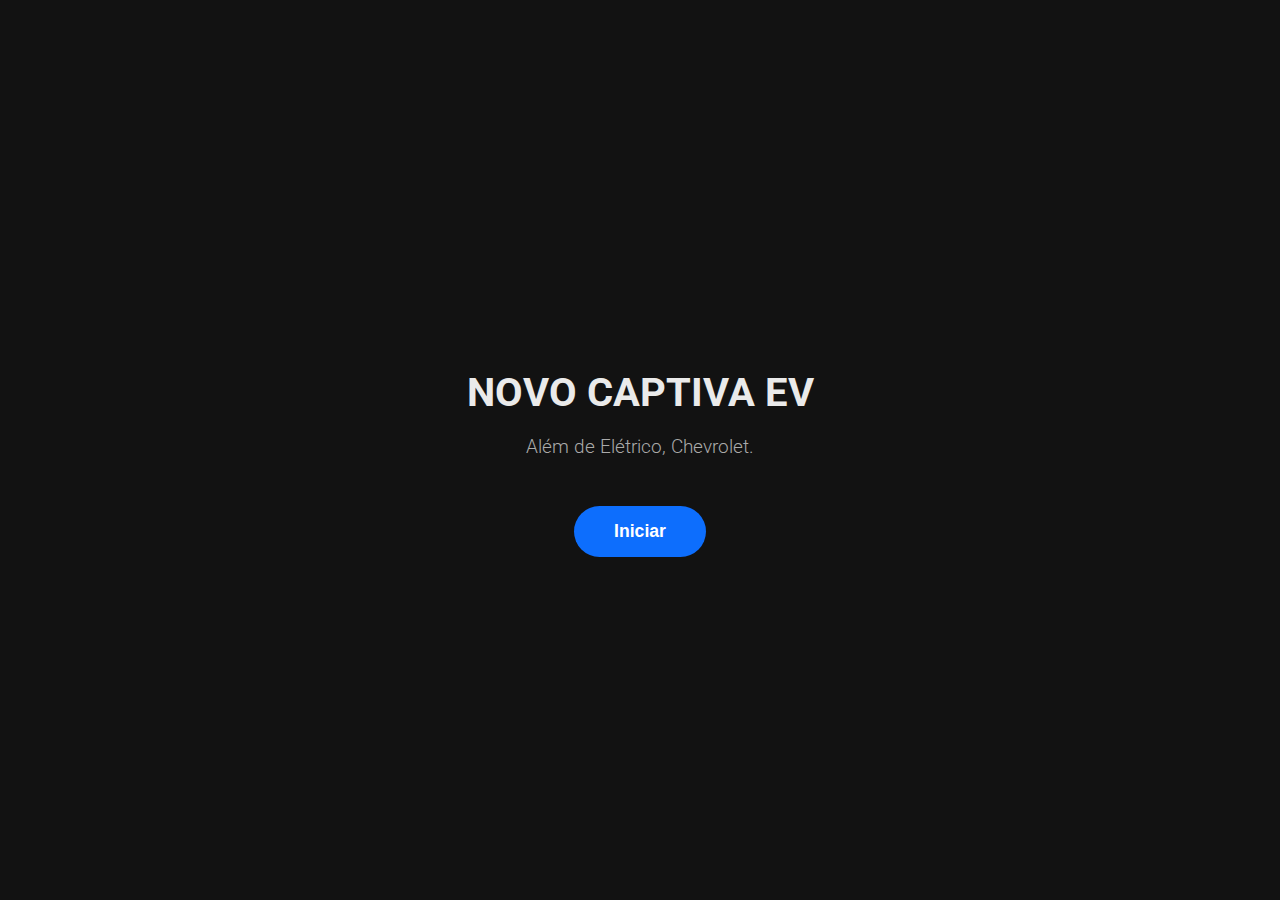
<file: index.html>
<!DOCTYPE html>
<html lang="pt-BR">
<head>
    <meta charset="UTF-8">
    <meta name="viewport" content="width=device-width, initial-scale=1.0">
    <title>Treinamento de Lançamento - Chevrolet</title>
    <link rel="stylesheet" href="style.css">
</head>
<body>
    <div class="container" id="cover-page">
        <header>
            <h1>NOVO CAPTIVA EV</h1>
            <p>Além de Elétrico, Chevrolet.</p>
        </header>
        <main>
            <button id="start-button" class="cta-button">Iniciar</button>
        </main>
    </div>

    <div id="group-modal" class="modal-overlay" style="display: none;">
        <div class="modal-content">
            <h2>Identificação do Grupo</h2>
            <p>Por favor, insira o número do seu grupo para continuar.</p>
            <input type="number" id="group-number-input" placeholder="Digite o número aqui">
            <button id="submit-group-button" class="cta-button">Continuar</button>
        </div>
    </div>

    <script>
        const startButton = document.getElementById('start-button');
        const groupModal = document.getElementById('group-modal');
        const submitGroupButton = document.getElementById('submit-group-button');
        const groupNumberInput = document.getElementById('group-number-input');

        startButton.addEventListener('click', () => {
            groupModal.style.display = 'flex';
        });

        submitGroupButton.addEventListener('click', () => {
            const groupNumber = groupNumberInput.value;
            if (groupNumber) {
                localStorage.setItem('groupNumber', groupNumber);
                window.location.href = 'perfis.html';
            } else {
                alert('Por favor, insira o número do grupo.');
            }
        });
    </script>
</body>
</html>
</file>
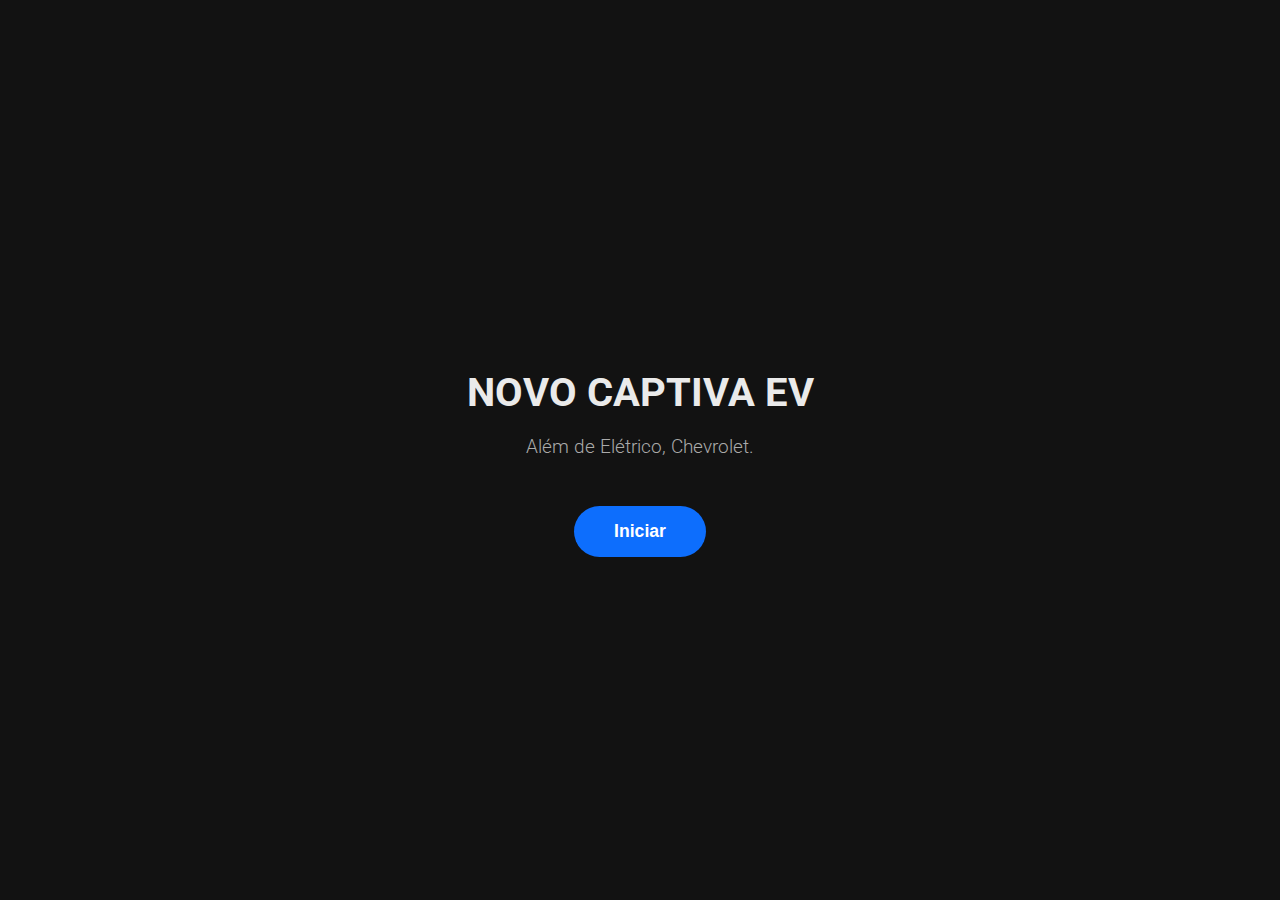
<file: audios.html>
<!DOCTYPE html>
<html lang="pt-BR">
<head>
    <meta charset="UTF-8">
    <meta name="viewport" content="width=device-width, initial-scale=1.0">
    <title>Seleção de Conteúdo - Território EV</title>
    <link rel="stylesheet" href="style.css">
</head>
<body>
    <div class="container">
        <header class="page-header">
            <h2>Explore os Pilares do Território EV</h2>
            <p>Clique em um dos temas abaixo para ouvir o conteúdo. Após ouvir, responda à pergunta final.</p>
        </header>

        <main id="content-grid">
            <div class="content-card" data-audio-src="design.m4a" data-title="DESIGN">
                <h3>DESIGN</h3>
                <p>Identidade Visual, interior ousado e a tecnologia da central multimídia.</p>
            </div>
            <div class="content-card" data-audio-src="especificacoes.m4a" data-title="ESPECIFICAÇÕES TÉCNICAS">
                <h3>ESPECIFICAÇÕES TÉCNICAS</h3>
                <p>Desempenho, agilidade, boa autonomia para Uso Urbano, capacidade da bateria e carga rápida para viagens.</p>
            </div>
            <div class="content-card" data-audio-src="seguranca.m4a" data-title="RECURSOS DE SEGURANÇA">
                <h3>RECURSOS DE SEGURANÇA</h3>
                <p>Recursos básicos de segurança, sistemas de assistência ao trânsito e os Sistemas Avançados de Condução.</p>
            </div>
            <div class="content-card" data-audio-src="conforto.m4a" data-title="CONFORTO E CONVENIÊNCIA">
                <h3>CONFORTO E CONVENIÊNCIA</h3>
                <p>Silêncio e o conforto na rodagem, praticidade e tecnologias de acesso ao veículo e interior com conforto climático.</p>
            </div>
        </main>

        <form id="response-form" class="response-section">
            <label for="client-response">Quais são os diferenciais do BYD Yuan Plus e como devemos argumentá-los?</label>
            <textarea id="client-response" name="entry.1834364074" rows="8" required placeholder="Digite sua análise aqui..."></textarea>
            <input type="hidden" id="group-name-field" name="entry.1615334423">
            <button type="submit" class="cta-button">Enviar Resposta</button>
        </form>
    </div>

    <div id="audio-player-modal" class="modal-overlay" style="display: none;">
        <div class="modal-content audio-modal">
           <h2 id="audio-title"></h2>
           <div class="equalizer-container">
                <div class="equalizer-bar"></div><div class="equalizer-bar"></div><div class="equalizer-bar"></div><div class="equalizer-bar"></div><div class="equalizer-bar"></div>
            </div>
            <audio id="audio-player" controls></audio>
            <button id="close-modal-button" class="cta-button">Fechar</button>
        </div>
    </div>

    <script>
        const equalizerContainer = document.querySelector('.equalizer-container');
        const audioModal = document.getElementById('audio-player-modal');
        const audioPlayer = document.getElementById('audio-player');
        const audioTitle = document.getElementById('audio-title');
        const form = document.getElementById('response-form');
        const closeModalButton = document.getElementById('close-modal-button');

        audioPlayer.addEventListener('play', () => { equalizerContainer.classList.add('playing'); });
        audioPlayer.addEventListener('pause', () => { equalizerContainer.classList.remove('playing'); });
        audioPlayer.addEventListener('ended', () => { equalizerContainer.classList.remove('playing'); });

        document.querySelectorAll('.content-card').forEach(card => {
            card.addEventListener('click', () => {
                audioTitle.textContent = card.dataset.title;
                audioPlayer.src = card.dataset.audioSrc;
                audioModal.style.display = 'flex';
                audioPlayer.play();
            });
        });

        closeModalButton.addEventListener('click', () => {
            audioPlayer.pause();
            audioPlayer.currentTime = 0;
            audioModal.style.display = 'none';
        });

        form.addEventListener('submit', async (event) => {
            event.preventDefault();
            const groupName = localStorage.getItem('groupName');
            const clientResponse = document.getElementById('client-response').value; // Pega a resposta digitada
            
            // Preenche o campo oculto antes de criar o FormData
            document.getElementById('group-name-field').value = groupName || 'N/A'; 

            // CORRIGIDO: URL deve terminar com /formResponse
            const formActionURL = 'https://docs.google.com/forms/d/e/1FAIpQLScHAhtXcOFyFK5DPWqBqUH4AQTuXrG8LuYSrOJdyxh1NJDdqw/formResponse'; 
            const formData = new FormData(form);

            try {
                // CORRIGIDO: Captura os dados corretos para o feedback
                const submissionData = {
                    group: groupName || 'N/A', // Usa a variável já existente
                    response: clientResponse // Usa a variável já existente
                };
                localStorage.setItem('lastSubmissionTerritorio', JSON.stringify(submissionData));

                await fetch(formActionURL, {
                    method: 'POST',
                    mode: 'no-cors',
                    body: new URLSearchParams(formData)
                });

                localStorage.removeItem('groupName');
                window.location.href = 'feedback.html';

            } catch (error) {
                console.error('Erro ao enviar o formulário:', error);
                alert('Houve um erro ao enviar sua resposta.');
            }
        });

        if (!localStorage.getItem('groupName')) {
            window.location.href = 'index.html';
        }
    </script>
</body>
</html>
</file>
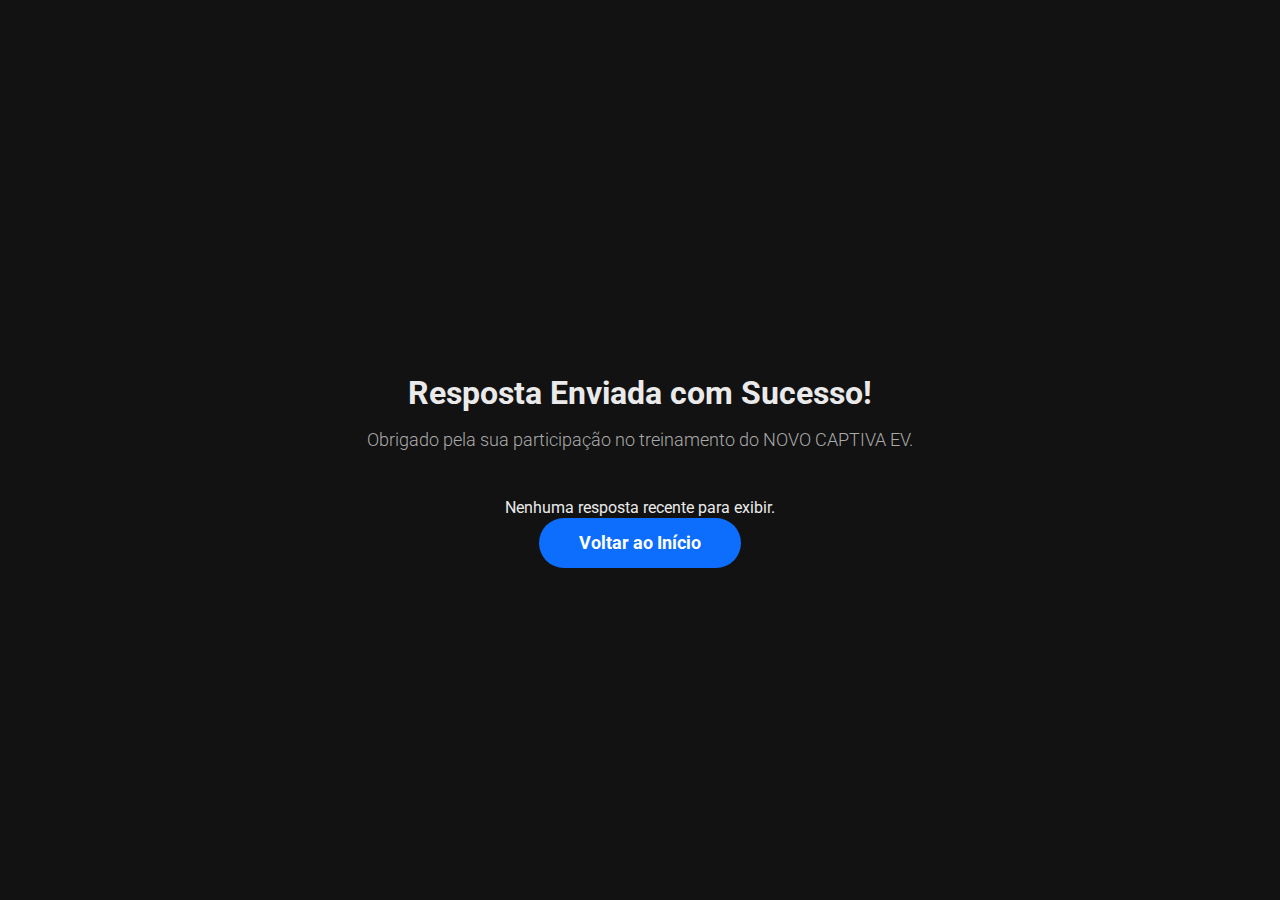
<file: obrigado.html>
<!DOCTYPE html>
<html lang="pt-BR">
<head>
    <meta charset="UTF-8">
    <meta name="viewport" content="width=device-width, initial-scale=1.0">
    <title>Resposta Enviada - Chevrolet</title>
    <link rel="stylesheet" href="style.css">
</head>
<body>
    <div class="container" id="thank-you-page">
        <header class="page-header">
            <h2>Resposta Enviada com Sucesso!</h2>
            <p>Obrigado pela sua participação no treinamento do NOVO CAPTIVA EV.</p>
        </header>

        <main class="summary-box">
            <h3>Aqui está um resumo da sua análise:</h3>
            
            <div class="summary-item">
                <strong>Número do Grupo:</strong>
                <p id="summary-group">Carregando...</p>
            </div>
            
            <div class="summary-item">
                <strong>Perfil Analisado:</strong>
                <p id="summary-profile">Carregando...</p>
            </div>

            <div class="summary-item">
                <strong>Sua Resposta:</strong>
                <p id="summary-response">Carregando...</p>
            </div>
        </main>
        
        <a href="index.html" class="cta-button" style="margin-top: 2rem;">Voltar ao Início</a>
    </div>

    <script>
        document.addEventListener('DOMContentLoaded', () => {
            const lastSubmission = JSON.parse(localStorage.getItem('lastSubmission'));

            if (lastSubmission) {
                document.getElementById('summary-group').textContent = lastSubmission.group;
                document.getElementById('summary-profile').textContent = lastSubmission.profile;
                document.getElementById('summary-response').textContent = lastSubmission.response;

                // Opcional: Limpa o resumo depois de exibido
                localStorage.removeItem('lastSubmission');
            } else {
                // Se alguém acessar a página diretamente, mostra uma mensagem padrão
                document.querySelector('.summary-box').innerHTML = "<p>Nenhuma resposta recente para exibir.</p>";
            }
        });
    </script>
</body>
</html>
</file>
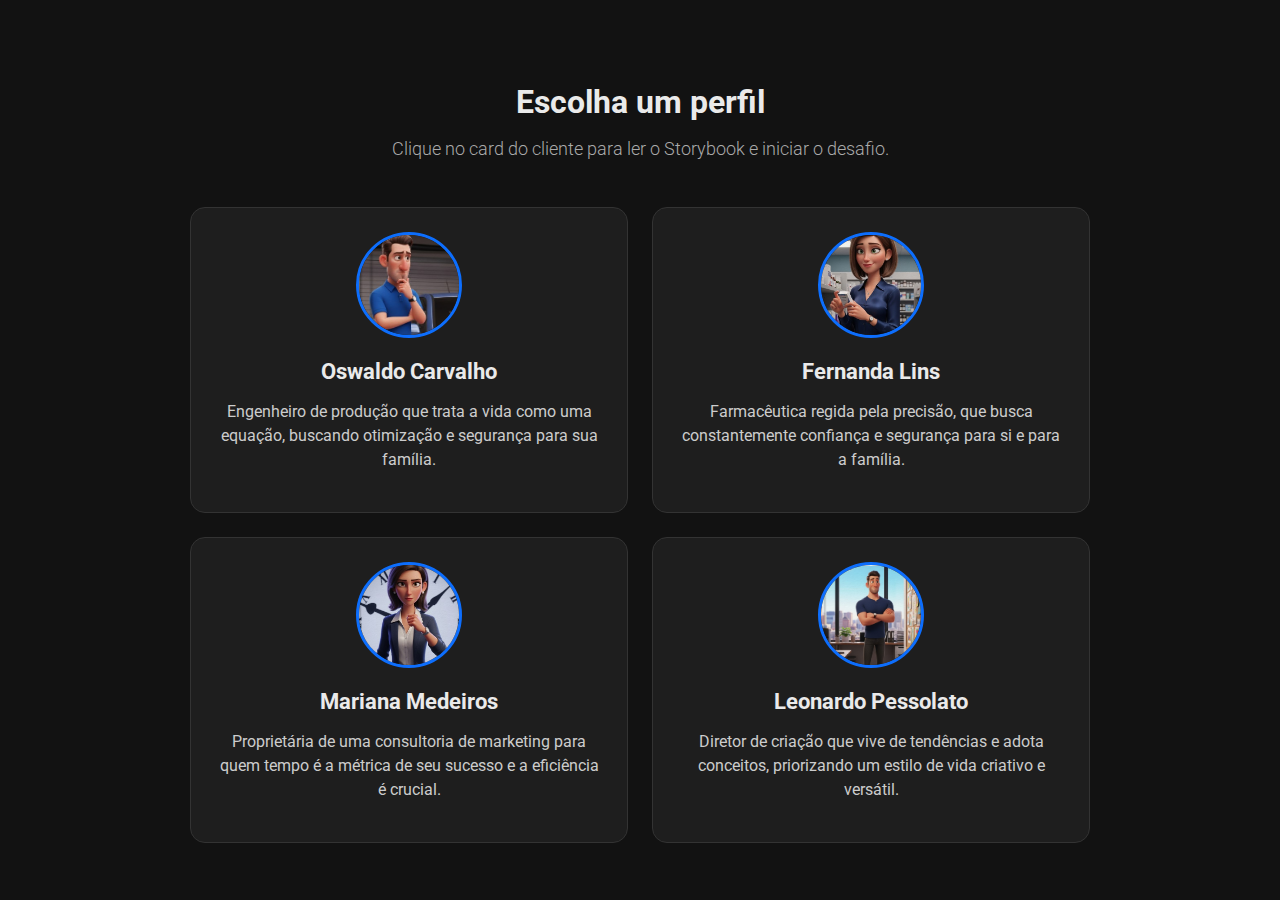
<file: perfis.html>
<!DOCTYPE html>
<html lang="pt-BR">
<head>
    <meta charset="UTF-8">
    <meta name="viewport" content="width=device-width, initial-scale=1.0">
    <title>Seleção de Perfil - Chevrolet</title>
    <link rel="stylesheet" href="style.css">
</head>
<body>
    <div class="container">
        <header class="page-header">
            <h2>Escolha um perfil</h2>
            <p>Clique no card do cliente para ler o Storybook e iniciar o desafio.</p>
        </header>

        <main id="profiles-grid">
            <div class="profile-card" data-profile-name="Oswaldo Carvalho" data-storybook-link="https://g.co/gemini/share/06e861ea3145">
                <img src="Oswaldo_Carvalho.jpg" alt="Avatar de Oswaldo Carvalho" class="avatar">
                <h3>Oswaldo Carvalho</h3>
                <p>Engenheiro de produção que trata a vida como uma equação, buscando otimização e segurança para sua família.</p>
            </div>

            <div class="profile-card" data-profile-name="Fernanda Lins" data-storybook-link="https://g.co/gemini/share/d4eb0f1d249d">
                <img src="Fernanda_Lins.jpg" alt="Avatar de Fernanda Lins" class="avatar">
                <h3>Fernanda Lins</h3>
                <p>Farmacêutica regida pela precisão, que busca constantemente confiança e segurança para si e para a família.</p>
            </div>

            <div class="profile-card" data-profile-name="Mariana Medeiros" data-storybook-link="https://g.co/gemini/share/5b8379d258d7">
                <img src="Mariana_Medeiros.jpg" alt="Avatar de Mariana Medeiros" class="avatar">
                <h3>Mariana Medeiros</h3>
                <p>Proprietária de uma consultoria de marketing para quem tempo é a métrica de seu sucesso e a eficiência é crucial.</p>
            </div>

            <div class="profile-card" data-profile-name="Leonardo Pessolato" data-storybook-link="https://g.co/gemini/share/e01006e0ed26">
                <img src="Leonardo_Pessolato.jpg" alt="Avatar de Leonardo Pessolato" class="avatar">
                <h3>Leonardo Pessolato</h3>
                <p>Diretor de criação que vive de tendências e adota conceitos, priorizando um estilo de vida criativo e versátil.</p>
            </div>
        </main>
    </div>

    <script>
        document.addEventListener('DOMContentLoaded', () => {
            const profileCards = document.querySelectorAll('.profile-card');

            profileCards.forEach(card => {
                card.addEventListener('click', () => {
                    const profileData = {
                        name: card.dataset.profileName,
                        link: card.dataset.storybookLink
                    };
                    localStorage.setItem('selectedProfile', JSON.stringify(profileData));
                    window.location.href = 'pergunta.html';
                });
            });
        });
    </script>
</body>

</html>
</file>
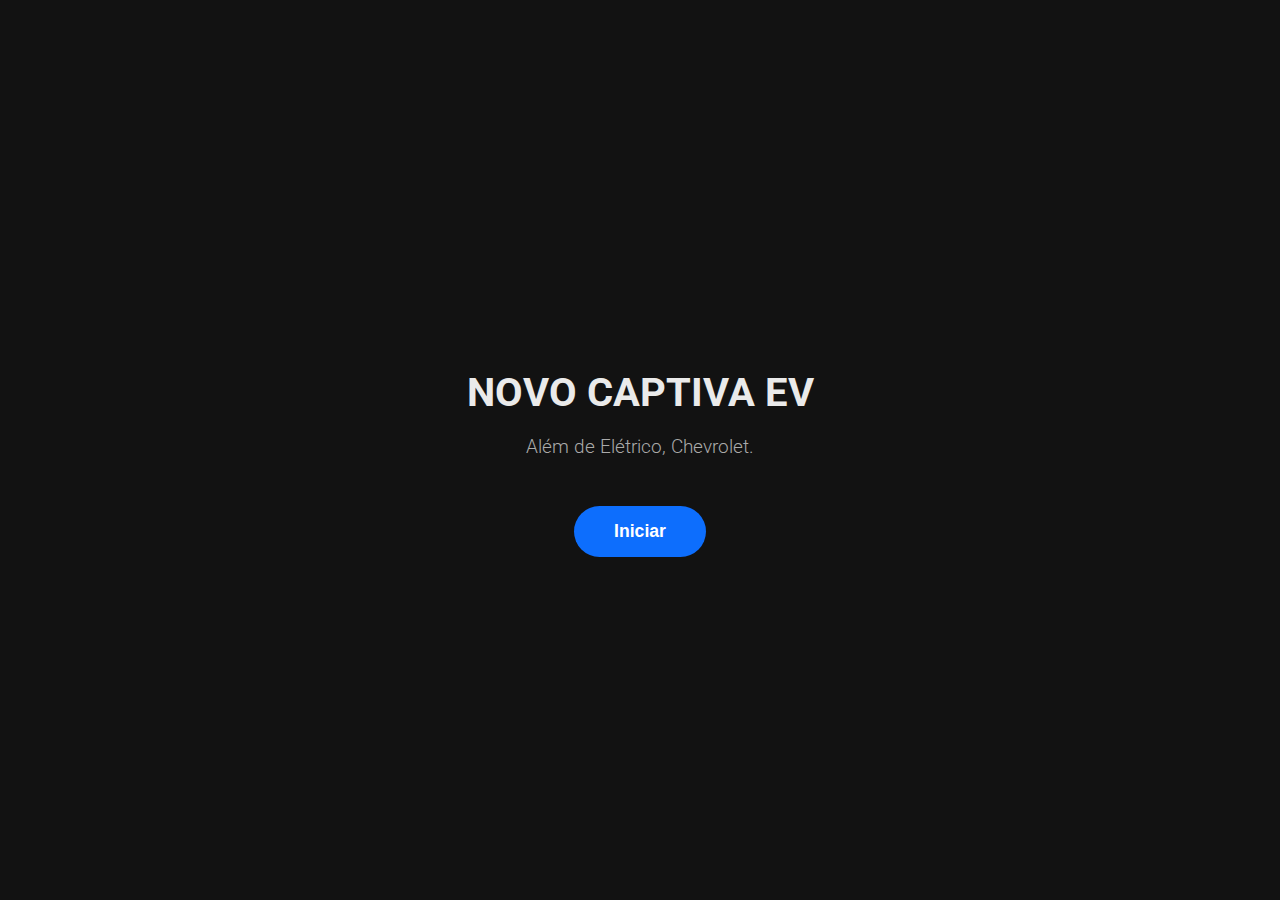
<file: pergunta.html>
<!DOCTYPE html>
<html lang="pt-BR">
<head>
    <meta charset="UTF-8">
    <meta name="viewport" content="width=device-width, initial-scale=1.0">
    <title>Análise do Cliente - Chevrolet</title>
    <link rel="stylesheet" href="style.css">
</head>
<body>
    <div class="container" id="question-page">
        <header id="client-header" class="page-header">
            <h2 id="client-name">Analisando o Perfil de...</h2> 
        </header>

        <main>
            <p>Após ler o Storybook, descreva sua análise abaixo.</p>
            
            <a href="#" id="storybook-link" target="_blank" class="cta-button storybook-button">
                Ler o Storybook do Cliente
            </a>

            <form id="response-form">
                <label for="client-response">Quais são as necessidades e dores do cliente?</label>
                <textarea id="client-response" name="entry.Cliente_Teste" rows="8" required placeholder="Digite sua análise aqui..."></textarea>

                <input type="hidden" id="group-number-field" name="entry.999">
                <input type="hidden" id="profile-name-field" name="entry.Resposta_Teste">

                <div class="button-group">
                    <button type="submit" class="cta-button">Enviar Resposta</button>
                    <a href="index.html" class="secondary-button">Voltar ao Início</a>
                </div>
            </form>
        </main>
    </div>

    <script>
        document.addEventListener('DOMContentLoaded', () => {
            const selectedProfile = JSON.parse(localStorage.getItem('selectedProfile'));
            const groupNumber = localStorage.getItem('groupNumber');

            if (selectedProfile) {
                document.getElementById('client-name').textContent = `Analisando o Perfil de ${selectedProfile.name}`;
                document.getElementById('storybook-link').href = selectedProfile.link;
                document.getElementById('group-number-field').value = groupNumber || 'N/A';
                document.getElementById('profile-name-field').value = selectedProfile.name;
            } else {
                window.location.href = 'index.html';
            }

            const form = document.getElementById('response-form');
            form.addEventListener('submit', async (event) => {
                event.preventDefault();
                
                // IMPORTANTE: Substitua o link abaixo pelo link de ação do seu formulário
                const formActionURL = 'https://docs.google.com/forms/d/e/1FAIpQLSc_seHiqJSzr8ETGSfEye6EEXmEwETyuZQ1n0PklSs2KQe3eQ/viewform?usp=pp_url&entry.395835875=999&entry.1611848995=Cliente_Teste&entry.187366083=Resposta_Teste';
                const formData = new FormData(form);

                try {
                    await fetch(formActionURL, {
                        method: 'POST',
                        mode: 'no-cors',
                        body: new URLSearchParams(formData)
                    });
                    
                    alert('Resposta enviada com sucesso! Obrigado por participar.');
                    localStorage.removeItem('selectedProfile');
                    localStorage.removeItem('groupNumber');
                    window.location.href = 'index.html';

                } catch (error) {
                    console.error('Erro ao enviar o formulário:', error);
                    alert('Houve um erro ao enviar sua resposta. Por favor, tente novamente.');
                }
            });
        });
    </script>
</body>
</html>
</file>
<file: style.css>
@import url('https://fonts.googleapis.com/css2?family=Roboto:wght@300;400;700&display=swap');

/* --- ESTILOS GERAIS E CAPA --- */
:root {
    --primary-color: #0d6efd; /* Azul Chevrolet Moderno */
    --background-color: #121212; /* Fundo escuro sofisticado */
    --text-color: #EAEAEA;
    --card-background: #1E1E1E;
    --border-color: #333;
}

body {
    margin: 0;
    font-family: 'Roboto', sans-serif;
    background-color: var(--background-color);
    color: var(--text-color);
    display: flex;
    justify-content: center;
    align-items: center;
    min-height: 100vh;
    text-align: center;
    padding: 1rem;
    box-sizing: border-box;
}

.container {
    width: 100%;
    max-width: 900px;
}

header h1 {
    font-size: 2.5rem;
    font-weight: 700;
    margin-bottom: 0.5rem;
}

header p {
    font-size: 1.2rem;
    font-weight: 300;
    color: #aaa;
    margin-bottom: 3rem;
}

.cta-button {
    background-color: var(--primary-color);
    color: white;
    border: none;
    padding: 15px 40px;
    font-size: 1.1rem;
    font-weight: 700;
    border-radius: 50px;
    cursor: pointer;
    text-decoration: none;
    transition: background-color 0.3s ease, transform 0.2s ease;
}

.cta-button:hover {
    background-color: #0b5ed7;
    transform: translateY(-2px);
}

/* --- ESTILOS DO MODAL --- */
.modal-overlay {
    position: fixed;
    top: 0;
    left: 0;
    width: 100%;
    height: 100%;
    background-color: rgba(0, 0, 0, 0.7);
    display: flex;
    justify-content: center;
    align-items: center;
    z-index: 1000;
}

.modal-content {
    background-color: var(--card-background);
    padding: 2rem;
    border-radius: 15px;
    width: 90%;
    max-width: 400px;
    box-shadow: 0 5px 20px rgba(0,0,0,0.5);
}

.modal-content h2 {
    margin-top: 0;
}

.modal-content input {
    width: 90%;
    padding: 12px;
    margin-top: 1rem;
    margin-bottom: 1.5rem;
    border-radius: 8px;
    border: 1px solid var(--border-color);
    background-color: #333;
    color: var(--text-color);
    font-size: 1rem;
}

/* --- ESTILOS DA PÁGINA DE PERFIS --- */
.page-header {
    margin-bottom: 2rem;
}

.page-header h2 {
    font-size: 2rem;
    margin-bottom: 0.5rem;
}

.page-header p {
    font-size: 1.1rem;
    color: #aaa;
}

#profiles-grid {
    display: grid;
    grid-template-columns: 1fr;
    gap: 1.5rem;
}

.profile-card {
    background-color: var(--card-background);
    padding: 1.5rem;
    border-radius: 15px;
    border: 1px solid var(--border-color);
    cursor: pointer;
    transition: transform 0.3s ease, box-shadow 0.3s ease;
}

.profile-card:hover {
    transform: translateY(-5px);
    box-shadow: 0 8px 25px rgba(0, 0, 0, 0.5);
    border-color: var(--primary-color);
}

.avatar {
    width: 100px;
    height: 100px;
    border-radius: 50%;
    object-fit: cover;
    margin-bottom: 1rem;
    border: 3px solid var(--primary-color);
}

.profile-card h3 {
    margin: 0 0 0.5rem 0;
    font-size: 1.4rem;
    color: var(--text-color);
}

.profile-card p {
    font-size: 1rem;
    line-height: 1.5;
    color: #ccc;
}

@media (min-width: 768px) {
    #profiles-grid {
        grid-template-columns: repeat(2, 1fr);
    }
}

/* --- ESTILOS DA PÁGINA DE PERGUNTA --- */
#question-page .page-header {
    border-bottom: 1px solid var(--border-color);
    padding-bottom: 1rem;
    margin-bottom: 1.5rem;
}

.storybook-button {
    display: inline-block;
    margin-bottom: 2rem;
    background-color: #1a1a1a;
    border: 1px solid var(--primary-color);
}

.storybook-button:hover {
    background-color: var(--primary-color);
}

#response-form label {
    display: block;
    font-size: 1.2rem;
    font-weight: 500;
    margin-bottom: 1rem;
    text-align: left;
}

#response-form textarea {
    width: 100%;
    padding: 12px;
    border-radius: 8px;
    border: 1px solid var(--border-color);
    background-color: #333;
    color: var(--text-color);
    font-size: 1rem;
    font-family: 'Roboto', sans-serif;
    resize: vertical;
    box-sizing: border-box;
}

.button-group {
    margin-top: 2rem;
    display: flex;
    justify-content: space-between;
    align-items: center;
}

.secondary-button {
    background-color: transparent;
    color: #aaa;
    text-decoration: none;
    padding: 10px 20px;
    border-radius: 50px;
    transition: color 0.3s ease, background-color 0.3s ease;
}

.secondary-button:hover {
    color: white;
    background-color: var(--card-background);
}
</file>
